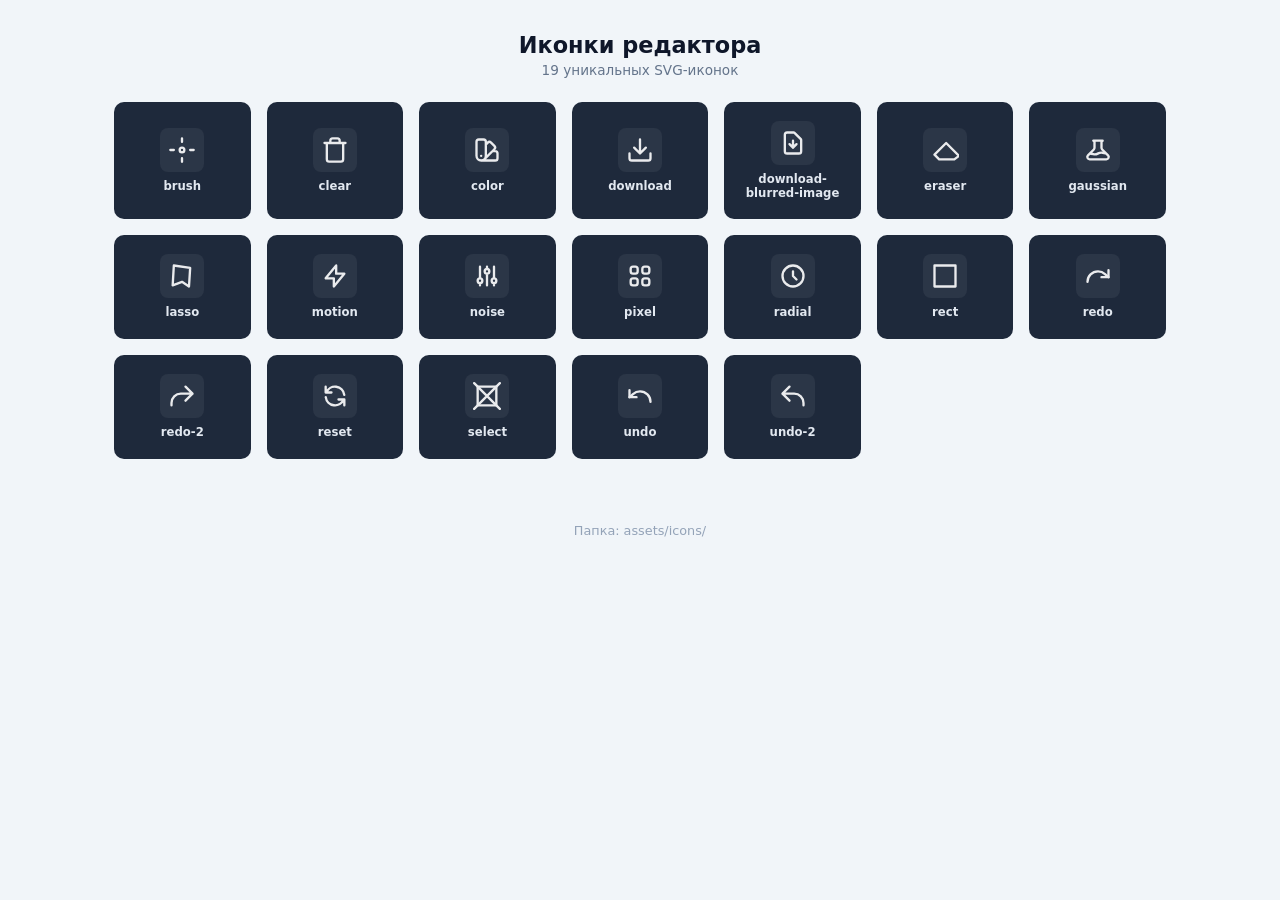
<file: preview-icons.html>
<!doctype html>
<html lang="ru">
  <head>
    <meta charset="UTF-8" />
    <meta name="viewport" content="width=device-width, initial-scale=1.0" />
    <title>Предпросмотр иконок — blurimageonline</title>
    <style>
      * {
        margin: 0;
        padding: 0;
        box-sizing: border-box;
      }
      body {
        font-family: system-ui, sans-serif;
        background: #f1f5f9;
        min-height: 100vh;
      }
      header {
        text-align: center;
        padding: 2rem 1rem 1.5rem;
      }
      header h1 {
        font-size: 1.4rem;
        font-weight: 700;
        color: #0f172a;
      }
      header p {
        font-size: 0.85rem;
        color: #64748b;
        margin-top: 0.25rem;
      }
      .grid {
        display: grid;
        grid-template-columns: repeat(auto-fill, minmax(120px, 1fr));
        gap: 1rem;
        padding: 0 1.5rem 3rem;
        max-width: 1100px;
        margin: 0 auto;
      }
      .card {
        background: #1e293b;
        border-radius: 10px;
        display: flex;
        flex-direction: column;
        align-items: center;
        justify-content: center;
        gap: 0.5rem;
        padding: 1.2rem 0.6rem;
        transition:
          transform 0.15s,
          box-shadow 0.15s;
      }
      .card:hover {
        transform: translateY(-2px);
        box-shadow: 0 6px 20px rgba(0, 0, 0, 0.25);
      }
      .icon-wrap {
        display: flex;
        align-items: center;
        justify-content: center;
        width: 44px;
        height: 44px;
        border-radius: 8px;
        background: rgba(255, 255, 255, 0.06);
      }
      .icon-wrap img {
        width: 28px;
        height: 28px;
        filter: invert(1);
        opacity: 0.9;
      }
      .label {
        font-size: 0.73rem;
        font-weight: 600;
        color: #e2e8f0;
        text-align: center;
        word-break: break-word;
        line-height: 1.15;
      }
      footer {
        text-align: center;
        padding: 1rem;
        color: #94a3b8;
        font-size: 0.8rem;
      }
    </style>
  </head>
  <body>
    <header>
      <h1>Иконки редактора</h1>
      <p>19 уникальных SVG-иконок</p>
    </header>
    <div class="grid" id="grid"></div>
    <footer>Папка: assets/icons/</footer>
    <script>
      const files = [
        'brush.svg',
        'clear.svg',
        'color.svg',
        'download.svg',
        'download-blurred-image.svg',
        'eraser.svg',
        'gaussian.svg',
        'lasso.svg',
        'motion.svg',
        'noise.svg',
        'pixel.svg',
        'radial.svg',
        'rect.svg',
        'redo.svg',
        'redo-2.svg',
        'reset.svg',
        'select.svg',
        'undo.svg',
        'undo-2.svg',
      ];
      const grid = document.getElementById('grid');
      files.forEach(f => {
        const card = document.createElement('div');
        card.className = 'card';
        const wrap = document.createElement('div');
        wrap.className = 'icon-wrap';
        const img = document.createElement('img');
        img.src = '/assets/icons/' + f;
        img.alt = f;
        img.onerror = () => (img.style.display = 'none');
        wrap.appendChild(img);
        card.appendChild(wrap);
        const lbl = document.createElement('div');
        lbl.className = 'label';
        lbl.textContent = f.replace('.svg', '');
        card.appendChild(lbl);
        grid.appendChild(card);
      });
    </script>
  </body>
</html>
</file>
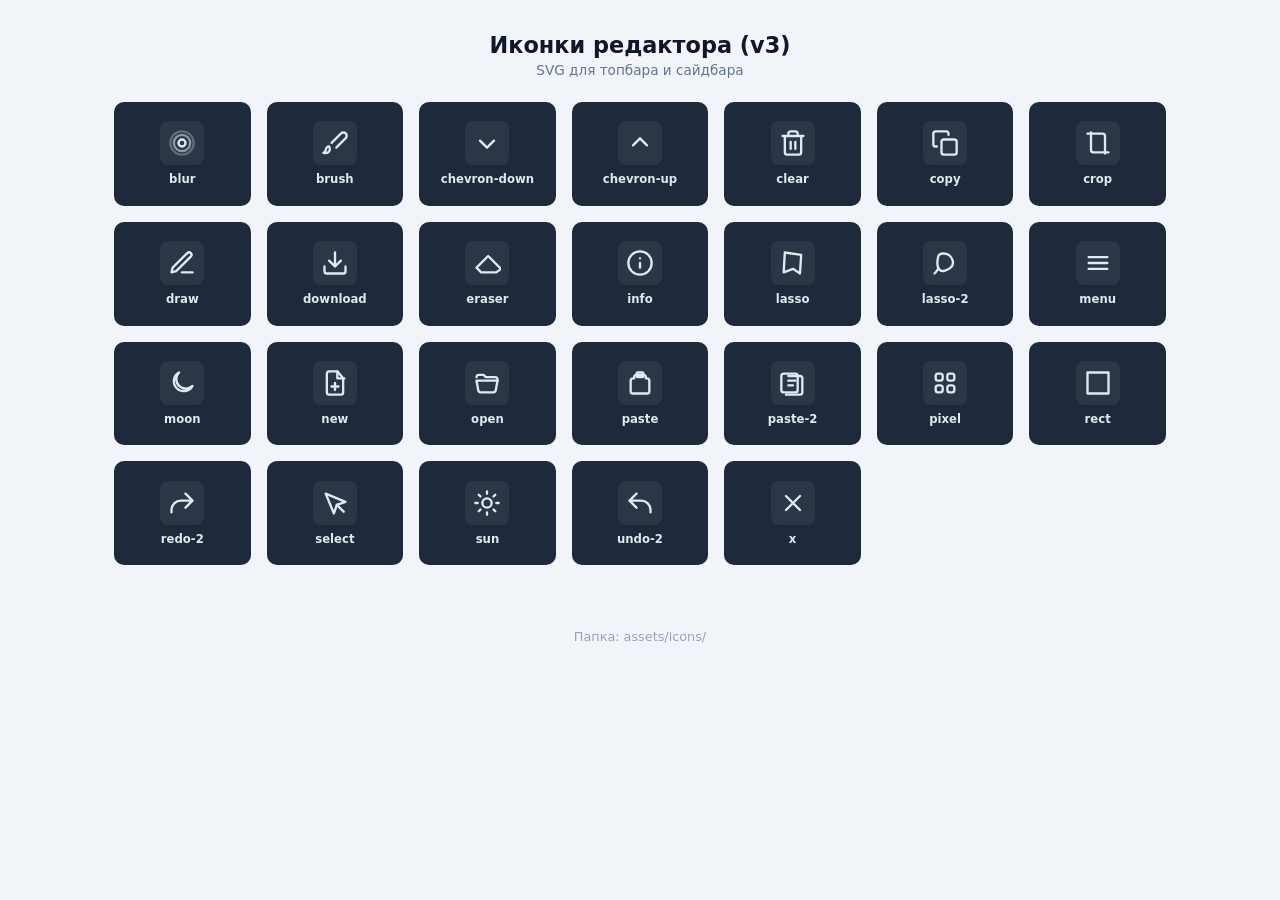
<file: v3/preview-icons.html>
<!doctype html>
<html lang="ru">
  <head>
    <meta charset="UTF-8" />
    <meta name="viewport" content="width=device-width, initial-scale=1.0" />
    <title>Предпросмотр иконок — Censorio v3</title>
    <style>
      * {
        margin: 0;
        padding: 0;
        box-sizing: border-box;
      }
      body {
        font-family: system-ui, sans-serif;
        background: #f1f5f9;
        min-height: 100vh;
      }
      header {
        text-align: center;
        padding: 2rem 1rem 1.5rem;
      }
      header h1 {
        font-size: 1.4rem;
        font-weight: 700;
        color: #0f172a;
      }
      header p {
        font-size: 0.85rem;
        color: #64748b;
        margin-top: 0.25rem;
      }
      .grid {
        display: grid;
        grid-template-columns: repeat(auto-fill, minmax(120px, 1fr));
        gap: 1rem;
        padding: 0 1.5rem 3rem;
        max-width: 1100px;
        margin: 0 auto;
      }
      .card {
        background: #1e293b;
        border-radius: 10px;
        display: flex;
        flex-direction: column;
        align-items: center;
        justify-content: center;
        gap: 0.5rem;
        padding: 1.2rem 0.6rem;
        transition:
          transform 0.15s,
          box-shadow 0.15s;
      }
      .card:hover {
        transform: translateY(-2px);
        box-shadow: 0 6px 20px rgba(0, 0, 0, 0.25);
      }
      .icon-wrap {
        display: flex;
        align-items: center;
        justify-content: center;
        width: 44px;
        height: 44px;
        border-radius: 8px;
        background: rgba(255, 255, 255, 0.06);
        color: #e2e8f0;
      }
      .ui-icon {
        display: inline-block;
        width: 28px;
        height: 28px;
        background: currentColor;
        mask-repeat: no-repeat;
        mask-position: center;
        mask-size: contain;
        -webkit-mask-repeat: no-repeat;
        -webkit-mask-position: center;
        -webkit-mask-size: contain;
      }
      .label {
        font-size: 0.73rem;
        font-weight: 600;
        color: #e2e8f0;
        text-align: center;
        word-break: break-word;
        line-height: 1.15;
      }
      footer {
        text-align: center;
        padding: 1rem;
        color: #94a3b8;
        font-size: 0.8rem;
      }
    </style>
  </head>
  <body>
    <header>
      <h1>Иконки редактора (v3)</h1>
      <p>SVG для топбара и сайдбара</p>
    </header>
    <div class="grid" id="grid"></div>
    <footer>Папка: assets/icons/</footer>
    <script>
      const files = [
        'blur.svg',
        'brush.svg',
        'chevron-down.svg',
        'chevron-up.svg',
        'clear.svg',
        'copy.svg',
        'crop.svg',
        'draw.svg',
        'download.svg',
        'eraser.svg',
        'info.svg',
        'lasso.svg',
        'lasso-2.svg',
        'menu.svg',
        'moon.svg',
        'new.svg',
        'open.svg',
        'paste.svg',
        'paste-2.svg',
        'pixel.svg',
        'rect.svg',
        'redo-2.svg',
        'select.svg',
        'sun.svg',
        'undo-2.svg',
        'x.svg',
      ];
      const grid = document.getElementById('grid');
      files.forEach((f) => {
        const card = document.createElement('div');
        card.className = 'card';
        const wrap = document.createElement('div');
        wrap.className = 'icon-wrap';
        const icon = document.createElement('span');
        icon.className = 'ui-icon';
        const url = 'assets/icons/' + f;
        icon.style.webkitMaskImage = 'url(' + url + ')';
        icon.style.maskImage = 'url(' + url + ')';
        wrap.appendChild(icon);
        card.appendChild(wrap);
        const lbl = document.createElement('div');
        lbl.className = 'label';
        lbl.textContent = f.replace('.svg', '');
        card.appendChild(lbl);
        grid.appendChild(card);
      });
    </script>
  </body>
</html>
</file>
